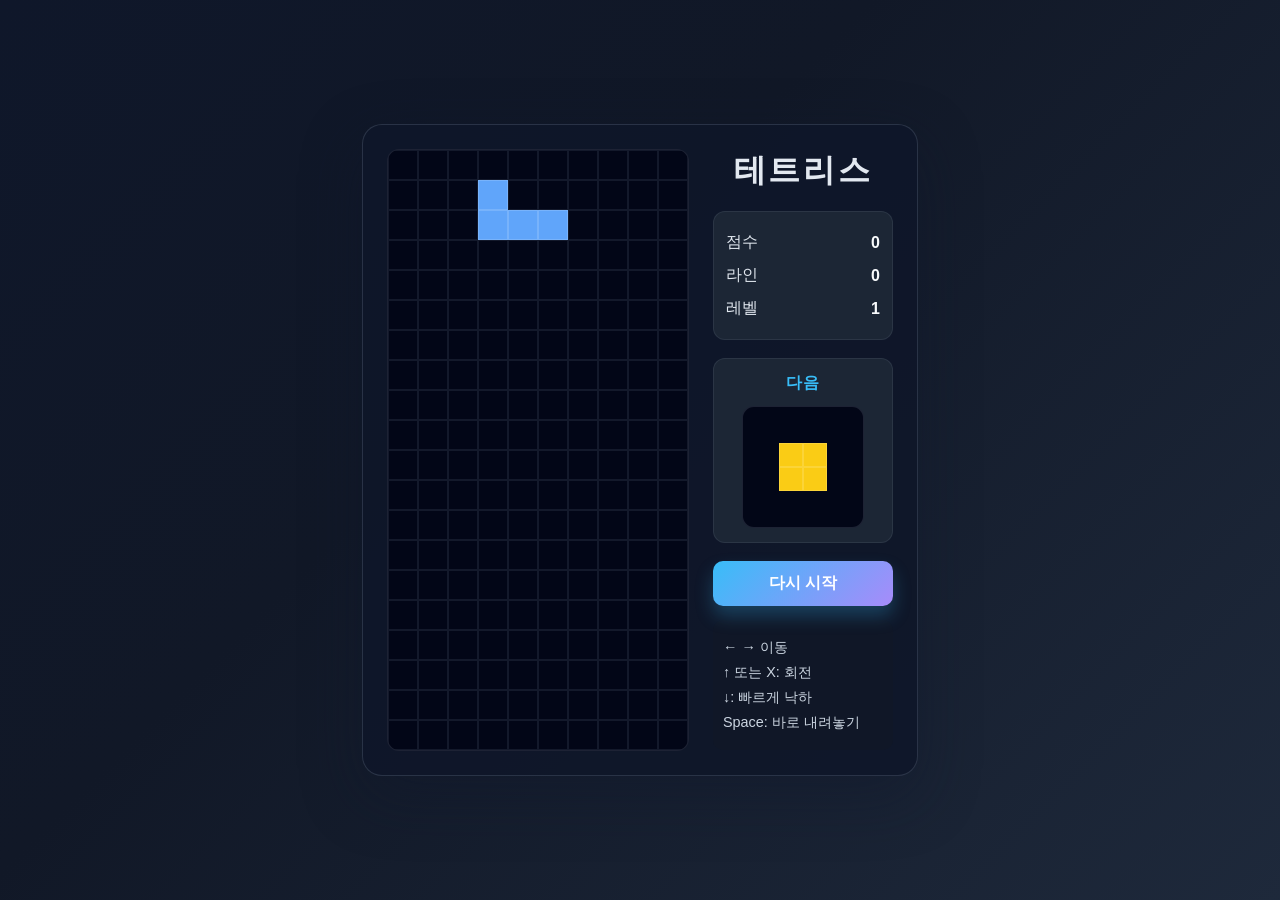
<file: Game01/index.html>
<!DOCTYPE html>
<html lang="ko">
  <head>
    <meta charset="UTF-8" />
    <meta name="viewport" content="width=device-width, initial-scale=1.0" />
    <title>테트리스</title>
    <link rel="stylesheet" href="style.css" />
  </head>
  <body>
    <div class="game-shell">
      <div class="game-panel">
        <canvas id="game" width="300" height="600" aria-label="테트리스 게임 보드"></canvas>
      </div>

      <aside class="sidebar">
        <h1>테트리스</h1>

        <div class="info-box">
          <div class="row">
            <span>점수</span>
            <strong id="score">0</strong>
          </div>
          <div class="row">
            <span>라인</span>
            <strong id="lines">0</strong>
          </div>
          <div class="row">
            <span>레벨</span>
            <strong id="level">1</strong>
          </div>
        </div>

        <div class="preview-box">
          <h2>다음</h2>
          <canvas id="next" width="120" height="120" aria-label="다음 블록 미리보기"></canvas>
        </div>

        <div class="controls">
          <button id="restartBtn" type="button">다시 시작</button>
        </div>

        <div class="help">
          <p>← → 이동</p>
          <p>↑ 또는 X: 회전</p>
          <p>↓: 빠르게 낙하</p>
          <p>Space: 바로 내려놓기</p>
        </div>
      </aside>
    </div>

    <script src="script.js"></script>
  </body>
</html>
</file>
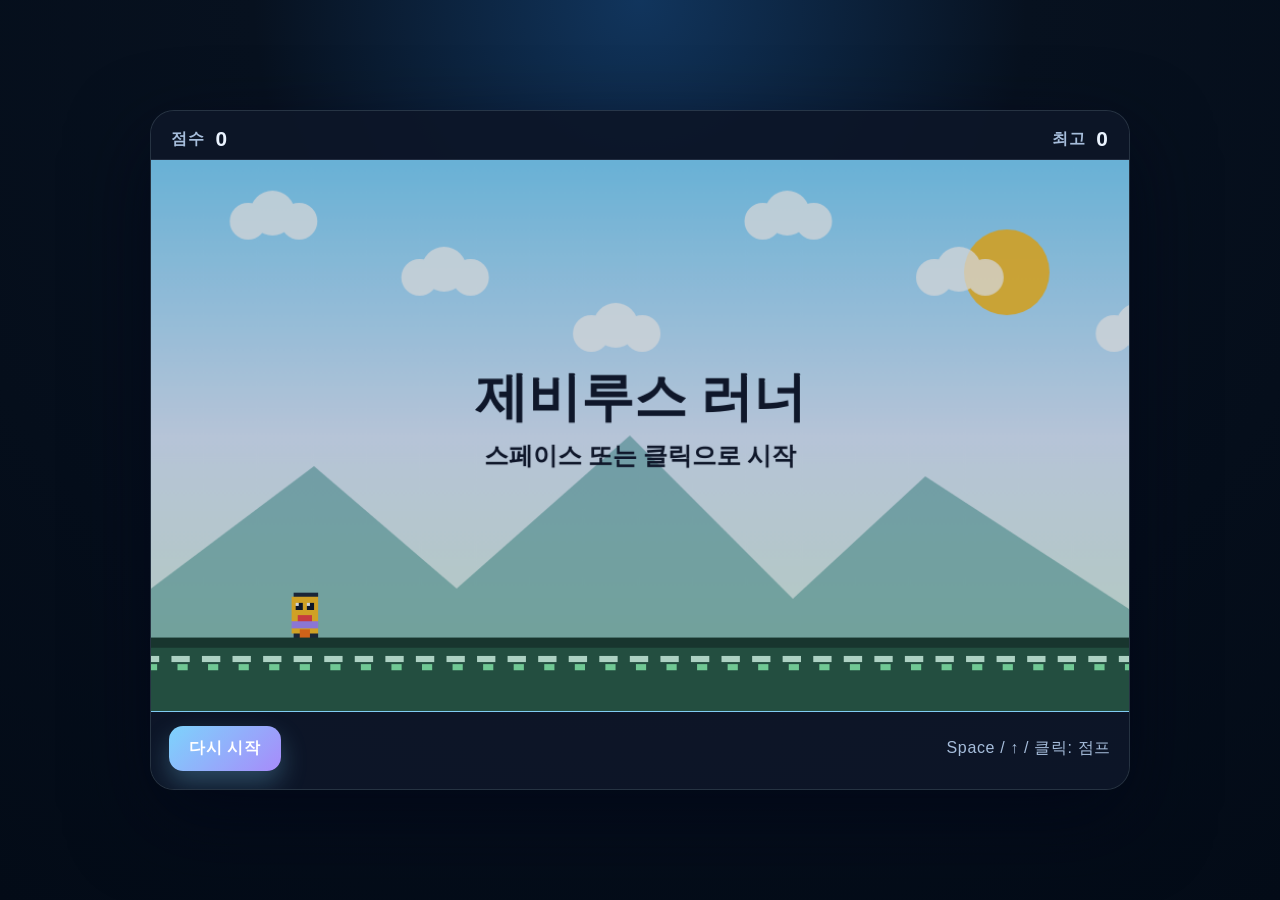
<file: Game02/index.html>
<!DOCTYPE html>
<html lang="ko">
  <head>
    <meta charset="UTF-8" />
    <meta name="viewport" content="width=device-width, initial-scale=1.0" />
    <title>제비루스 스타일 종스크롤 러너</title>
    <link rel="stylesheet" href="style.css" />
  </head>
  <body>
    <div class="game-wrap">
      <header class="hud">
        <div class="hud-item">
          <span>점수</span>
          <strong id="score">0</strong>
        </div>
        <div class="hud-item">
          <span>최고</span>
          <strong id="best">0</strong>
        </div>
      </header>

      <canvas id="game" width="960" height="540" aria-label="종스크롤 게임 화면"></canvas>

      <div class="controls">
        <button id="restartBtn" type="button">다시 시작</button>
        <p>Space / ↑ / 클릭: 점프</p>
      </div>
    </div>

    <script src="script.js"></script>
  </body>
</html>
</file>
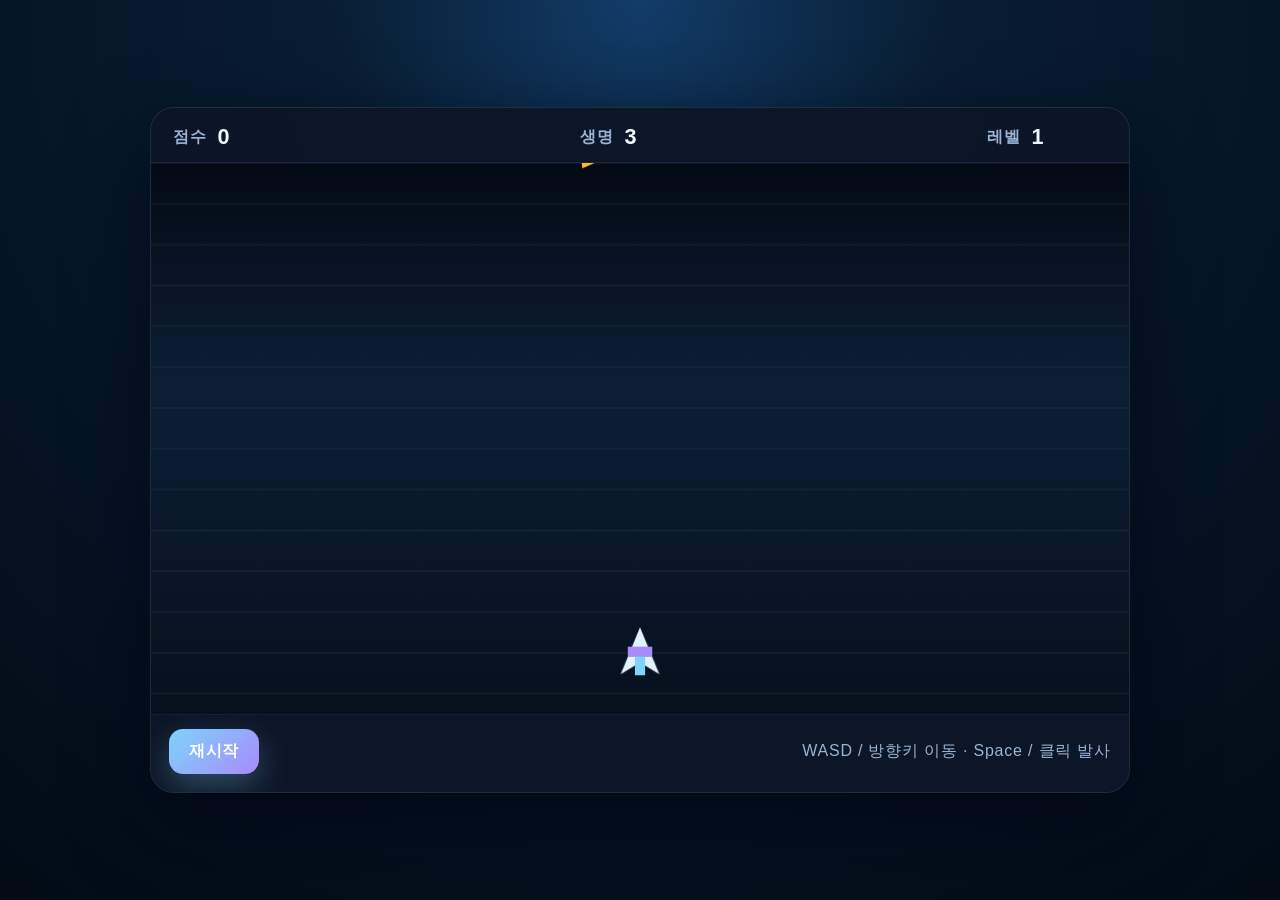
<file: Game03/index.html>
<!DOCTYPE html>
<html lang="ko">
  <head>
    <meta charset="UTF-8" />
    <meta name="viewport" content="width=device-width, initial-scale=1.0" />
    <title>제비우스 슈팅 게임</title>
    <link rel="stylesheet" href="style.css" />
  </head>
  <body>
    <div class="game-shell">
      <header class="hud">
        <div class="stat">
          <span>점수</span>
          <strong id="score">0</strong>
        </div>
        <div class="stat">
          <span>생명</span>
          <strong id="lives">3</strong>
        </div>
        <div class="stat">
          <span>레벨</span>
          <strong id="level">1</strong>
        </div>
      </header>

      <canvas id="game" width="960" height="540" aria-label="우주 슈팅 게임 화면"></canvas>

      <div class="controls">
        <button id="restartBtn" type="button">재시작</button>
        <p>WASD / 방향키 이동 · Space / 클릭 발사</p>
      </div>
    </div>

    <script src="script.js"></script>
  </body>
</html>
</file>
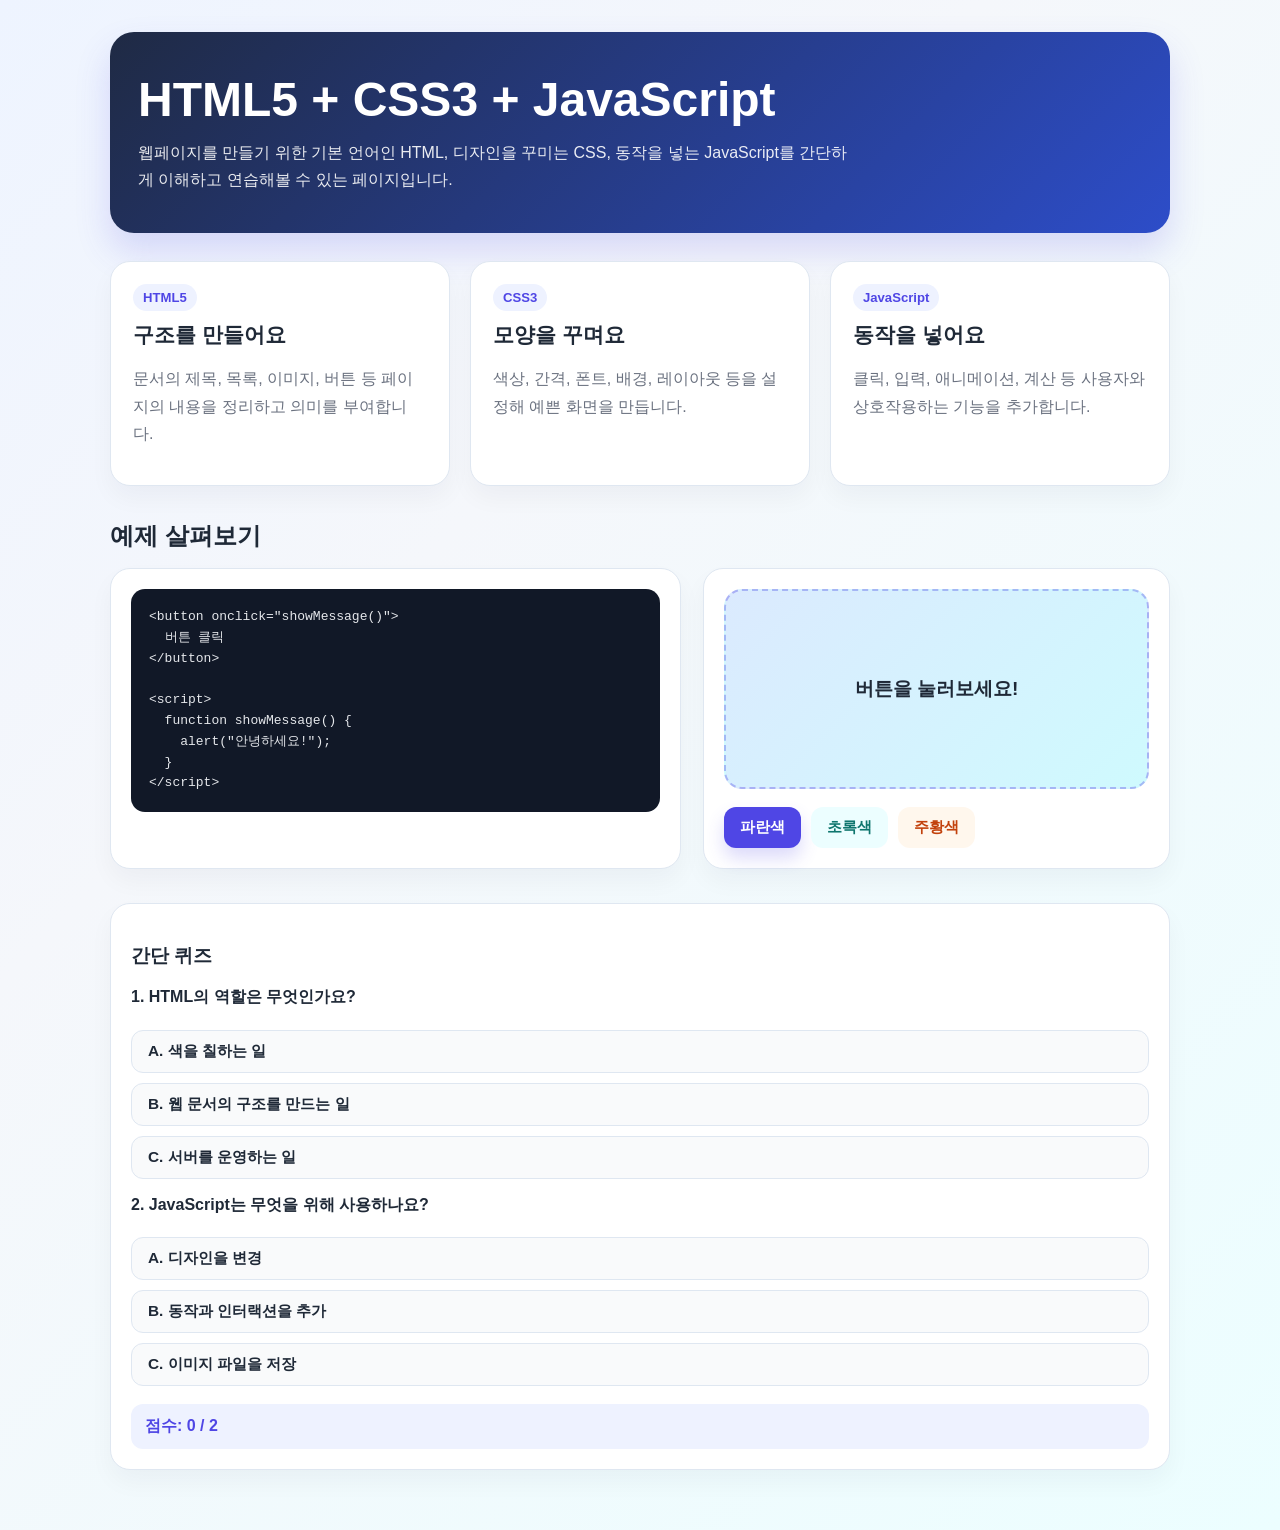
<file: DemoPage.html>
<!DOCTYPE html>
<html lang="ko">
  <head>
    <meta charset="UTF-8" />
    <meta name="viewport" content="width=device-width, initial-scale=1.0" />
    <title>HTML5/CSS3/JavaScript 학습 페이지</title>
    <style>
      :root {
        --bg: #f4f7fb;
        --panel: #ffffff;
        --primary: #4f46e5;
        --primary-soft: #eef2ff;
        --accent: #14b8a6;
        --text: #1f2937;
        --muted: #6b7280;
        --border: #dfe7f1;
        --warning: #f59e0b;
      }

      * {
        box-sizing: border-box;
      }

      body {
        margin: 0;
        font-family: "Segoe UI", Tahoma, Geneva, Verdana, sans-serif;
        background: linear-gradient(135deg, #eef4ff, #f5f7fb 35%, #ecfeff);
        color: var(--text);
      }

      .container {
        max-width: 1100px;
        margin: 0 auto;
        padding: 32px 20px 60px;
      }

      .hero {
        background: linear-gradient(135deg, #1f2a44, #2d4dc9);
        color: white;
        border-radius: 24px;
        padding: 40px 28px;
        box-shadow: 0 18px 35px rgba(79, 70, 229, 0.18);
      }

      .hero h1 {
        margin: 0 0 12px;
        font-size: clamp(2rem, 4vw, 3rem);
      }

      .hero p {
        max-width: 720px;
        line-height: 1.7;
        color: rgba(255, 255, 255, 0.9);
        margin: 0;
      }

      .grid {
        display: grid;
        grid-template-columns: repeat(auto-fit, minmax(220px, 1fr));
        gap: 20px;
        margin-top: 28px;
      }

      .card {
        background: var(--panel);
        border: 1px solid var(--border);
        border-radius: 20px;
        padding: 22px;
        box-shadow: 0 12px 24px rgba(15, 23, 42, 0.04);
      }

      .card h2 {
        margin-top: 0;
        margin-bottom: 12px;
        font-size: 1.3rem;
      }

      .card p,
      .card li {
        color: var(--muted);
        line-height: 1.7;
      }

      .tag {
        display: inline-block;
        padding: 6px 10px;
        border-radius: 999px;
        background: var(--primary-soft);
        color: var(--primary);
        font-size: 0.82rem;
        font-weight: 700;
        margin-bottom: 10px;
      }

      .section {
        margin-top: 34px;
      }

      .section-header {
        display: flex;
        justify-content: space-between;
        align-items: center;
        gap: 12px;
        margin-bottom: 16px;
      }

      .section-header h3 {
        margin: 0;
        font-size: 1.5rem;
      }

      .demo-box {
        display: grid;
        grid-template-columns: 1.1fr 0.9fr;
        gap: 22px;
      }

      .code-panel,
      .preview-panel,
      .quiz-panel {
        background: var(--panel);
        border: 1px solid var(--border);
        border-radius: 20px;
        padding: 20px;
        box-shadow: 0 12px 24px rgba(15, 23, 42, 0.04);
      }

      pre {
        margin: 0;
        background: #111827;
        color: #e5e7eb;
        border-radius: 14px;
        padding: 18px;
        overflow-x: auto;
        line-height: 1.6;
      }

      .preview-box {
        width: 100%;
        min-height: 200px;
        border-radius: 18px;
        background: linear-gradient(135deg, #dbeafe, #cffafe);
        border: 2px dashed rgba(79, 70, 229, 0.35);
        display: flex;
        align-items: center;
        justify-content: center;
        font-size: 1.2rem;
        font-weight: 700;
        color: var(--text);
        transition: all 0.3s ease;
      }

      .button-row {
        display: flex;
        flex-wrap: wrap;
        gap: 10px;
        margin-top: 18px;
      }

      button {
        border: none;
        border-radius: 12px;
        padding: 10px 16px;
        font-size: 0.96rem;
        font-weight: 700;
        cursor: pointer;
        transition: transform 0.15s ease, box-shadow 0.15s ease;
      }

      button:hover {
        transform: translateY(-1px);
      }

      .primary-btn {
        background: var(--primary);
        color: white;
        box-shadow: 0 10px 18px rgba(79, 70, 229, 0.2);
      }

      .secondary-btn {
        background: #ecfeff;
        color: #0f766e;
      }

      .warning-btn {
        background: #fff7ed;
        color: #c2410c;
      }

      .quiz-panel h4 {
        margin-top: 0;
      }

      .quiz-question {
        margin-top: 16px;
      }

      .choice-list {
        display: grid;
        gap: 10px;
        margin-top: 12px;
      }

      .choice {
        width: 100%;
        text-align: left;
        background: #f9fafb;
        color: var(--text);
        border: 1px solid var(--border);
      }

      .score {
        margin-top: 18px;
        padding: 12px 14px;
        border-radius: 12px;
        background: var(--primary-soft);
        color: var(--primary);
        font-weight: 700;
      }

      @media (max-width: 760px) {
        .demo-box {
          grid-template-columns: 1fr;
        }

        .hero {
          padding: 28px 20px;
        }
      }
    </style>
  </head>
  <body>
    <div class="container">
      <header class="hero">
        <h1>HTML5 + CSS3 + JavaScript</h1>
        <p>
          웹페이지를 만들기 위한 기본 언어인 HTML, 디자인을 꾸미는 CSS, 동작을 넣는
          JavaScript를 간단하게 이해하고 연습해볼 수 있는 페이지입니다.
        </p>
      </header>

      <section class="grid">
        <article class="card">
          <div class="tag">HTML5</div>
          <h2>구조를 만들어요</h2>
          <p>
            문서의 제목, 목록, 이미지, 버튼 등 페이지의 내용을 정리하고 의미를
            부여합니다.
          </p>
        </article>

        <article class="card">
          <div class="tag">CSS3</div>
          <h2>모양을 꾸며요</h2>
          <p>
            색상, 간격, 폰트, 배경, 레이아웃 등을 설정해 예쁜 화면을 만듭니다.
          </p>
        </article>

        <article class="card">
          <div class="tag">JavaScript</div>
          <h2>동작을 넣어요</h2>
          <p>
            클릭, 입력, 애니메이션, 계산 등 사용자와 상호작용하는 기능을 추가합니다.
          </p>
        </article>
      </section>

      <section class="section">
        <div class="section-header">
          <h3>예제 살펴보기</h3>
        </div>

        <div class="demo-box">
          <div class="code-panel">
            <pre><code>&lt;button onclick="showMessage()"&gt;
  버튼 클릭
&lt;/button&gt;

&lt;script&gt;
  function showMessage() {
    alert("안녕하세요!");
  }
&lt;/script&gt;</code></pre>
          </div>

          <div class="preview-panel">
            <div id="previewBox" class="preview-box">버튼을 눌러보세요!</div>
            <div class="button-row">
              <button class="primary-btn" onclick="changeColor('blue')">파란색</button>
              <button class="secondary-btn" onclick="changeColor('green')">초록색</button>
              <button class="warning-btn" onclick="changeColor('orange')">주황색</button>
            </div>
          </div>
        </div>
      </section>

      <section class="section">
        <div class="quiz-panel">
          <h3>간단 퀴즈</h3>
          <div class="quiz-question">
            <h4>1. HTML의 역할은 무엇인가요?</h4>
            <div class="choice-list">
              <button class="choice" onclick="checkAnswer(1, this)">A. 색을 칠하는 일</button>
              <button class="choice" onclick="checkAnswer(1, this)">B. 웹 문서의 구조를 만드는 일</button>
              <button class="choice" onclick="checkAnswer(1, this)">C. 서버를 운영하는 일</button>
            </div>
          </div>

          <div class="quiz-question">
            <h4>2. JavaScript는 무엇을 위해 사용하나요?</h4>
            <div class="choice-list">
              <button class="choice" onclick="checkAnswer(2, this)">A. 디자인을 변경</button>
              <button class="choice" onclick="checkAnswer(2, this)">B. 동작과 인터랙션을 추가</button>
              <button class="choice" onclick="checkAnswer(2, this)">C. 이미지 파일을 저장</button>
            </div>
          </div>

          <div id="scoreBox" class="score">점수: 0 / 2</div>
        </div>
      </section>
    </div>

    <script>
      const previewBox = document.getElementById('previewBox');
      const scoreBox = document.getElementById('scoreBox');
      let score = 0;

      function changeColor(color) {
        const colors = {
          blue: '#dbeafe',
          green: '#dcfce7',
          orange: '#ffedd5',
        };

        previewBox.style.background = `linear-gradient(135deg, ${colors[color]}, #ecfeff)`;
        previewBox.textContent = `${color} 테마로 변경됨!`;
      }

      function checkAnswer(questionNumber, button) {
        const correctAnswers = {
          1: 'B',
          2: 'B',
        };

        const selected = button.textContent.trim().charAt(0);
        const isCorrect = selected === correctAnswers[questionNumber].charAt(0);

        if (isCorrect) {
          score += 1;
          button.style.background = '#dcfce7';
          button.style.borderColor = '#86efac';
        } else {
          button.style.background = '#fee2e2';
          button.style.borderColor = '#fca5a5';
        }

        const choiceButtons = button.parentElement.querySelectorAll('.choice');
        choiceButtons.forEach((btn) => {
          btn.disabled = true;
          btn.style.opacity = '0.8';
          if (btn.textContent.trim().charAt(0) === correctAnswers[questionNumber].charAt(0)) {
            btn.style.background = '#dcfce7';
          }
        });

        scoreBox.textContent = `점수: ${score} / 2`;
      }
    </script>
  </body>
</html>
</file>
<file: Game01/style.css>
:root {
  --bg: #0f172a;
  --panel: #111827;
  --panel-2: #1f2937;
  --board-bg: #020617;
  --grid: rgba(148, 163, 184, 0.18);
  --text: #e2e8f0;
  --accent: #38bdf8;
  --accent-2: #a78bfa;
  --danger: #f87171;
  --shadow: rgba(15, 23, 42, 0.4);
}

* {
  box-sizing: border-box;
}

body {
  margin: 0;
  min-height: 100vh;
  display: grid;
  place-items: center;
  background: linear-gradient(135deg, #0f172a, #111827 40%, #1e293b);
  font-family: "Segoe UI", Tahoma, Geneva, Verdana, sans-serif;
  color: var(--text);
}

.game-shell {
  display: flex;
  gap: 24px;
  align-items: flex-start;
  background: rgba(15, 23, 42, 0.9);
  border: 1px solid rgba(148, 163, 184, 0.2);
  border-radius: 20px;
  padding: 24px;
  box-shadow: 0 20px 60px var(--shadow);
}

#game,
#next {
  display: block;
  background: var(--board-bg);
  border-radius: 12px;
  border: 1px solid rgba(148, 163, 184, 0.18);
}

.sidebar {
  width: 180px;
}

.sidebar h1 {
  margin: 0 0 18px;
  font-size: 2rem;
  letter-spacing: 0.08em;
  text-align: center;
}

.info-box,
.preview-box {
  background: rgba(31, 41, 55, 0.9);
  border: 1px solid rgba(148, 163, 184, 0.12);
  border-radius: 12px;
  padding: 14px 12px;
  margin-bottom: 18px;
}

.row {
  display: flex;
  justify-content: space-between;
  align-items: center;
  font-size: 1rem;
  padding: 6px 0;
}

.row strong {
  color: #f8fafc;
}

.preview-box h2 {
  margin: 0 0 12px;
  font-size: 1rem;
  text-align: center;
  color: var(--accent);
  letter-spacing: 0.08em;
}

#next {
  margin: 0 auto;
  background: #020617;
}

.controls {
  margin-bottom: 14px;
}

button {
  width: 100%;
  padding: 12px 14px;
  border: none;
  border-radius: 10px;
  background: linear-gradient(135deg, var(--accent), var(--accent-2));
  color: white;
  font-size: 1rem;
  font-weight: 700;
  cursor: pointer;
  transition: transform 0.2s ease, box-shadow 0.2s ease;
  box-shadow: 0 10px 18px rgba(56, 189, 248, 0.25);
}

button:hover {
  transform: translateY(-1px);
}

.help {
  font-size: 0.9rem;
  color: #cbd5e1;
  background: rgba(17, 24, 39, 0.85);
  border-radius: 10px;
  padding: 12px 10px;
}

.help p {
  margin: 6px 0;
}

@media (max-width: 640px) {
  .game-shell {
    flex-direction: column;
    padding: 18px;
  }

  .sidebar {
    width: 100%;
  }
}
</file>
<file: Game02/style.css>
:root {
  --bg-1: #07111f;
  --bg-2: #10263d;
  --panel: rgba(10, 20, 36, 0.8);
  --panel-border: rgba(148, 163, 184, 0.22);
  --text: #ebf4ff;
  --muted: #a6bddb;
  --accent: #7dd3fc;
  --accent-2: #a78bfa;
  --warning: #fbbf24;
  --danger: #f87171;
  --ground: #1b3c30;
  --ground-dark: #112a22;
}

* {
  box-sizing: border-box;
}

html, body {
  margin: 0;
  min-height: 100%;
  height: 100%;
  font-family: "Segoe UI", Tahoma, Geneva, Verdana, sans-serif;
  background: radial-gradient(circle at top, #11355d 0%, var(--bg-1) 35%, #030b17 100%);
  color: var(--text);
}

body {
  display: grid;
  place-items: center;
}

.game-wrap {
  width: min(96vw, 980px);
  background: var(--panel);
  border: 1px solid var(--panel-border);
  border-radius: 24px;
  box-shadow: 0 30px 80px rgba(2, 6, 23, 0.65);
  overflow: hidden;
}

.hud {
  display: flex;
  justify-content: space-between;
  padding: 16px 20px 8px;
  background: rgba(15, 23, 42, 0.55);
  border-bottom: 1px solid rgba(148, 163, 184, 0.15);
}

.hud-item {
  display: flex;
  align-items: center;
  gap: 10px;
  font-weight: 700;
  letter-spacing: 0.08em;
  color: var(--muted);
}

.hud-item strong {
  color: var(--text);
  font-size: 1.3rem;
}

#game {
  display: block;
  width: 100%;
  height: auto;
  background: linear-gradient(#7dd3fc, #dbeafe 45%, #d8f3dc 100%);
  border-bottom: 1px solid rgba(148, 163, 184, 0.15);
  cursor: pointer;
}

.controls {
  display: flex;
  align-items: center;
  justify-content: space-between;
  gap: 18px;
  padding: 14px 18px 18px;
  background: rgba(15, 23, 42, 0.7);
}

button {
  appearance: none;
  border: none;
  border-radius: 14px;
  padding: 12px 20px;
  font-size: 1rem;
  font-weight: 800;
  letter-spacing: 0.04em;
  color: #fff;
  background: linear-gradient(135deg, var(--accent), var(--accent-2));
  cursor: pointer;
  box-shadow: 0 12px 26px rgba(125, 211, 252, 0.28);
  transition: transform 0.15s ease, box-shadow 0.15s ease;
}

button:hover {
  transform: translateY(-1px);
  box-shadow: 0 16px 32px rgba(125, 211, 252, 0.35);
}

.controls p {
  margin: 0;
  color: var(--muted);
  letter-spacing: 0.04em;
}

@media (max-width: 640px) {
  .game-wrap {
    width: 100vw;
    border-radius: 0;
  }

  .hud {
    padding-inline: 12px;
  }

  .controls {
    flex-direction: column;
    align-items: stretch;
  }

  button {
    width: 100%;
  }
}
</file>
<file: Game03/style.css>
:root {
  --bg-1: #020b14;
  --bg-2: #081d33;
  --panel: rgba(8, 19, 34, 0.86);
  --panel-border: rgba(148, 163, 184, 0.18);
  --text: #ebf6ff;
  --muted: #9ab2d4;
  --accent: #7dd3fc;
  --accent-2: #a78bfa;
  --warning: #fbbf24;
  --danger: #f87171;
  --success: #68f0b5;
}

* {
  box-sizing: border-box;
}

html, body {
  margin: 0;
  min-height: 100%;
  height: 100%;
  font-family: "Segoe UI", Tahoma, Geneva, Verdana, sans-serif;
  background: radial-gradient(circle at top, #133c68 0%, var(--bg-2) 28%, var(--bg-1) 100%);
  color: var(--text);
}

body {
  display: grid;
  place-items: center;
  padding: 24px;
}

.game-shell {
  width: min(96vw, 980px);
  background: var(--panel);
  border: 1px solid var(--panel-border);
  border-radius: 24px;
  overflow: hidden;
  box-shadow: 0 30px 80px rgba(2, 6, 23, 0.8);
}

.hud {
  display: flex;
  justify-content: space-between;
  gap: 14px;
  padding: 16px 22px 12px;
  background: rgba(15, 23, 42, 0.72);
  border-bottom: 1px solid rgba(148, 163, 184, 0.12);
}

.stat {
  display: flex;
  align-items: center;
  gap: 10px;
  min-width: 120px;
  color: var(--muted);
  font-weight: 800;
  letter-spacing: 0.08em;
  text-transform: uppercase;
}

.stat strong {
  color: var(--text);
  font-size: 1.35rem;
}

#game {
  display: block;
  width: 100%;
  height: auto;
  background: linear-gradient(180deg, #040d1a 0%, #0a1730 35%, #081622 100%);
  border-bottom: 1px solid rgba(148, 163, 184, 0.12);
  cursor: crosshair;
}

.controls {
  display: flex;
  align-items: center;
  justify-content: space-between;
  gap: 18px;
  padding: 14px 18px 18px;
  background: rgba(15, 23, 42, 0.74);
}

button {
  appearance: none;
  border: none;
  border-radius: 14px;
  padding: 12px 20px;
  font-size: 1rem;
  font-weight: 800;
  letter-spacing: 0.04em;
  color: #fff;
  background: linear-gradient(135deg, var(--accent), var(--accent-2));
  cursor: pointer;
  box-shadow: 0 12px 30px rgba(125, 211, 252, 0.28);
  transition: transform 0.15s ease, box-shadow 0.15s ease;
}

button:hover {
  transform: translateY(-1px);
  box-shadow: 0 16px 34px rgba(125, 211, 252, 0.32);
}

.controls p {
  margin: 0;
  color: var(--muted);
  letter-spacing: 0.05em;
}

@media (max-width: 640px) {
  body {
    padding: 0;
  }

  .game-shell {
    width: 100vw;
    border-radius: 0;
  }

  .hud {
    padding-inline: 12px;
  }

  .controls {
    flex-direction: column;
    align-items: stretch;
  }

  button {
    width: 100%;
  }
}
</file>
